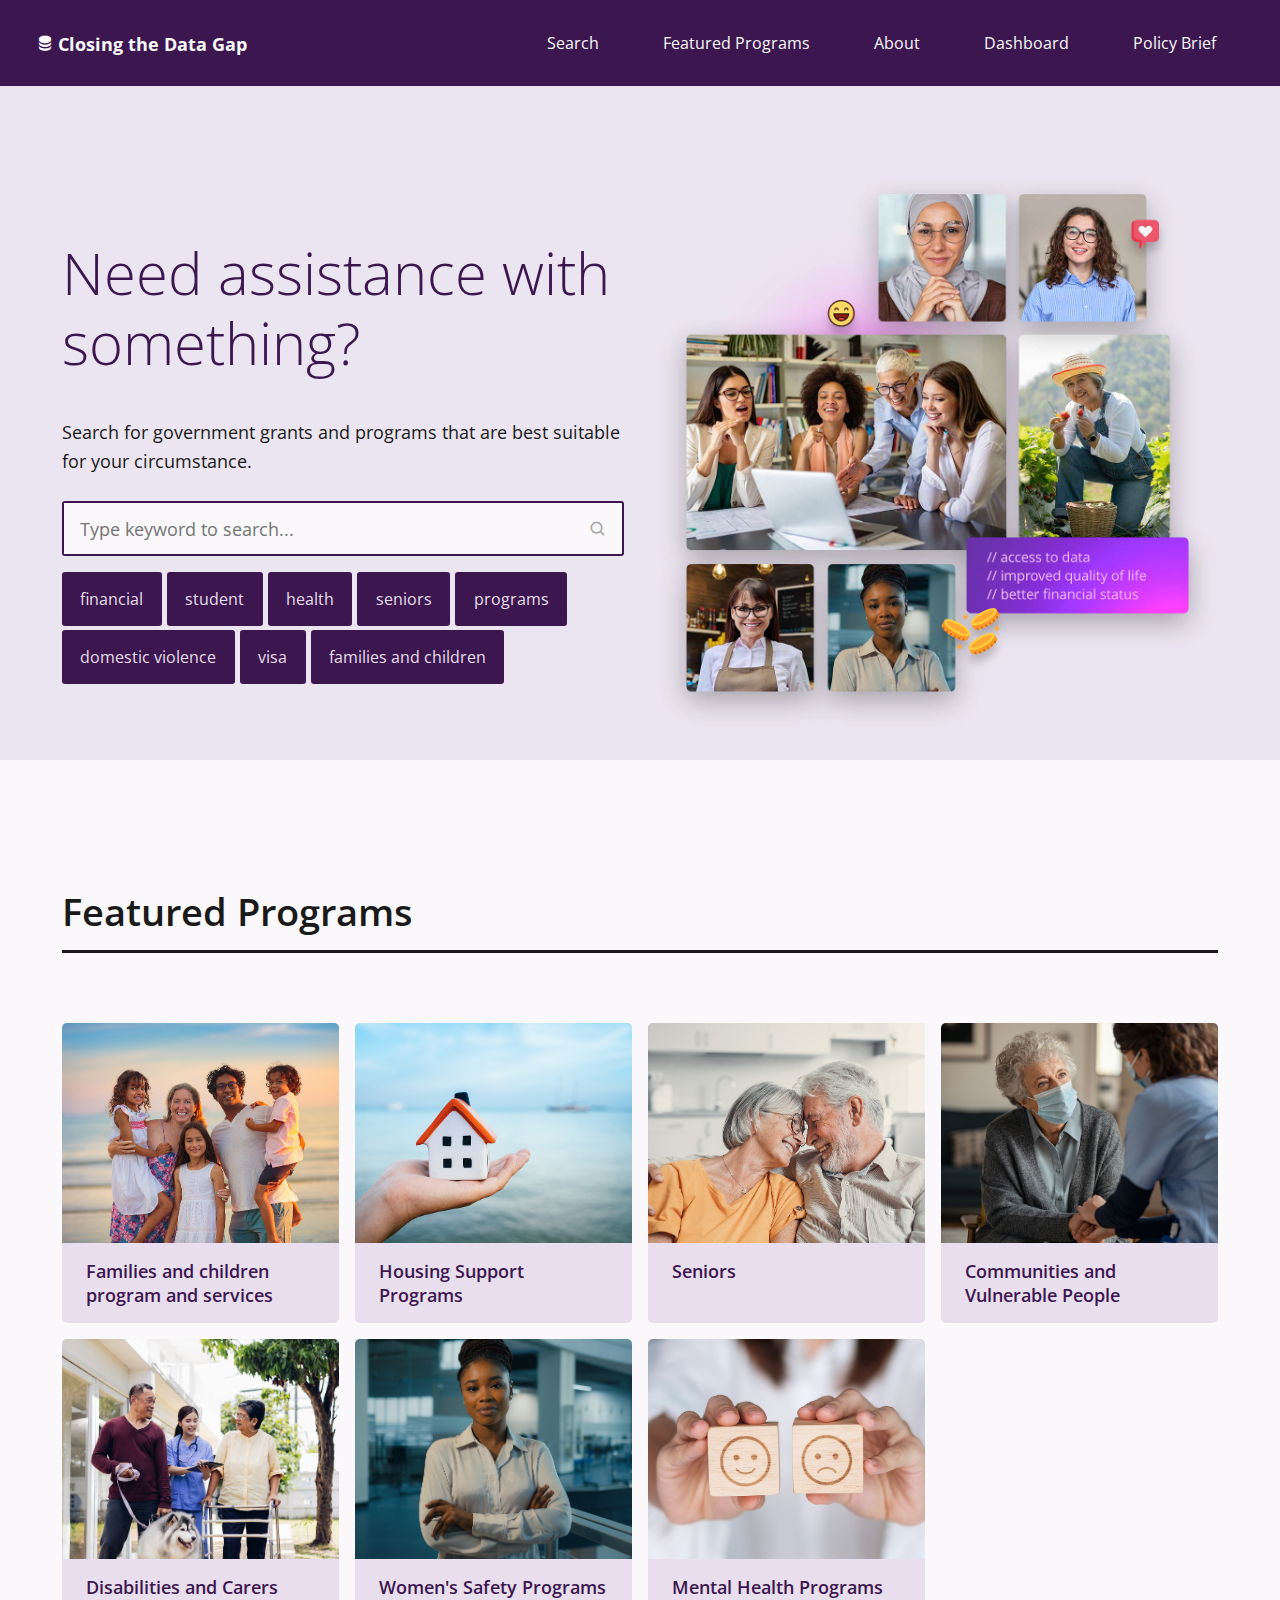
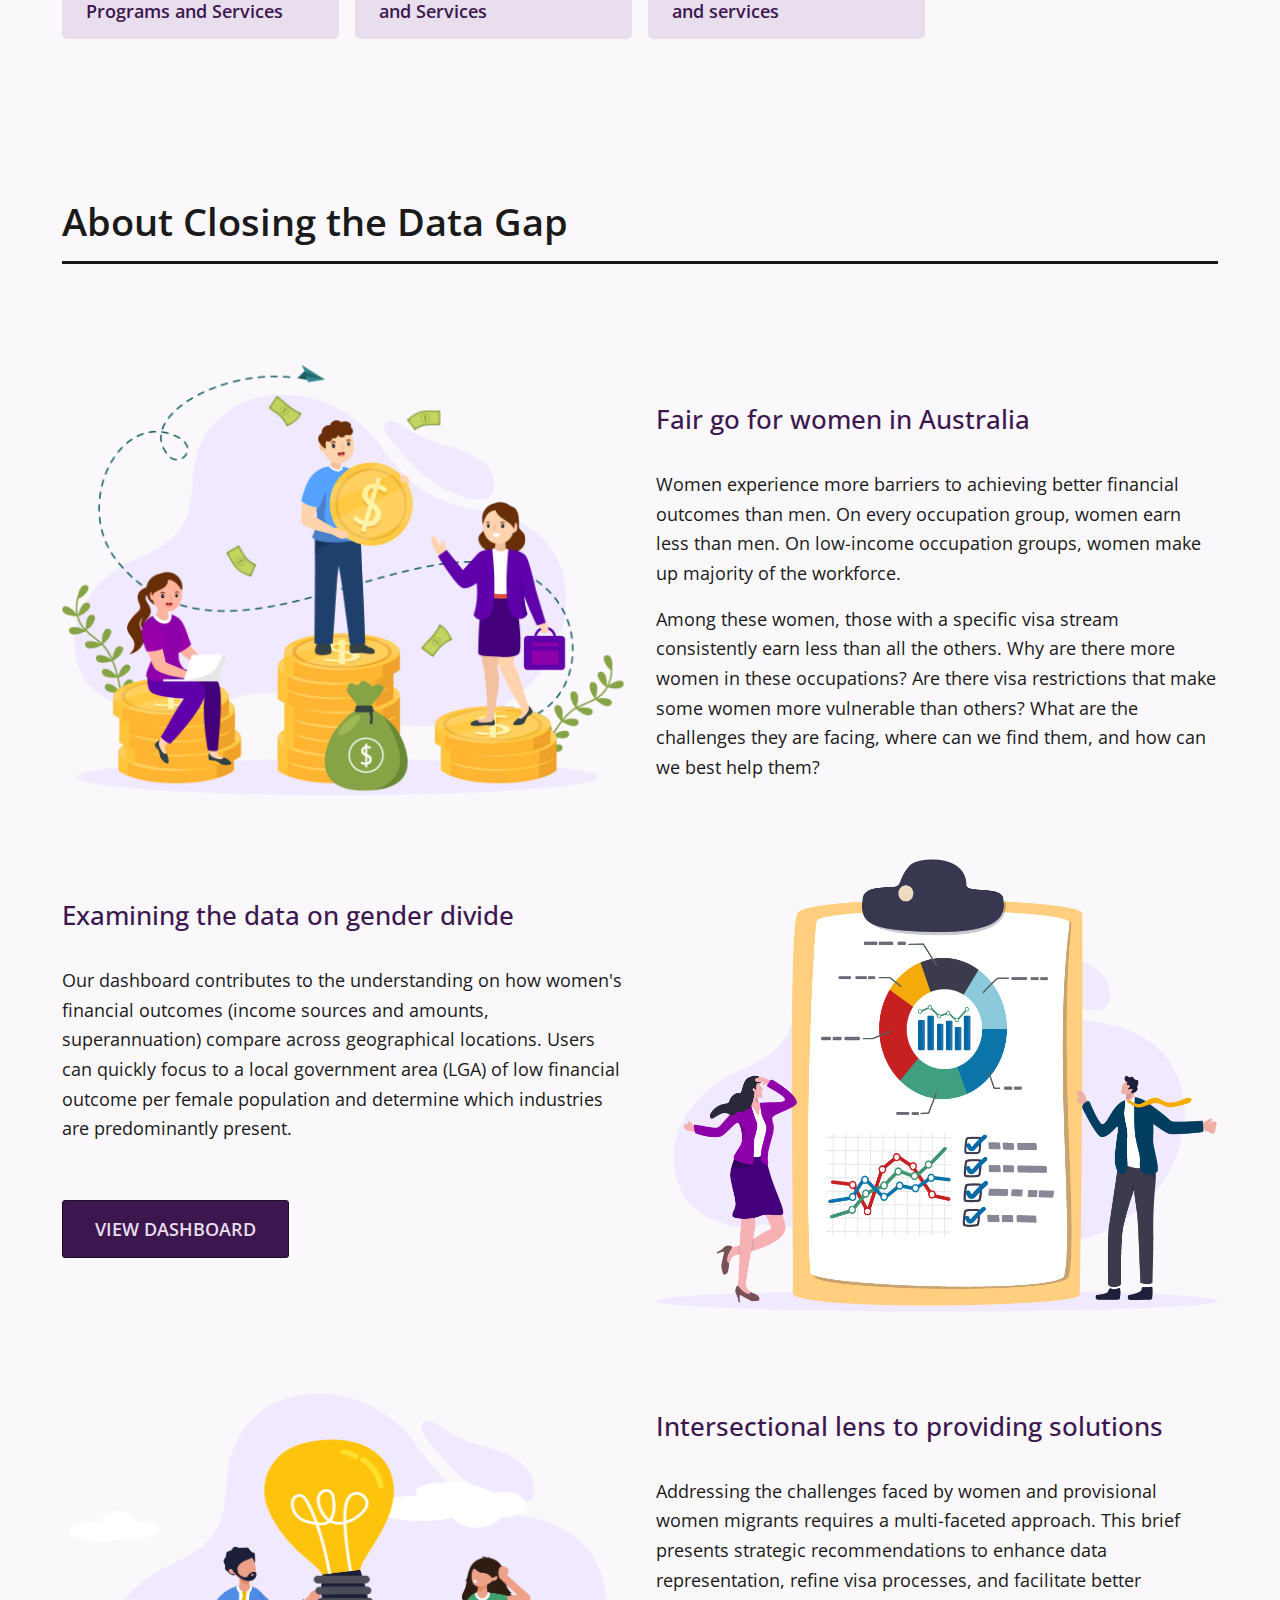
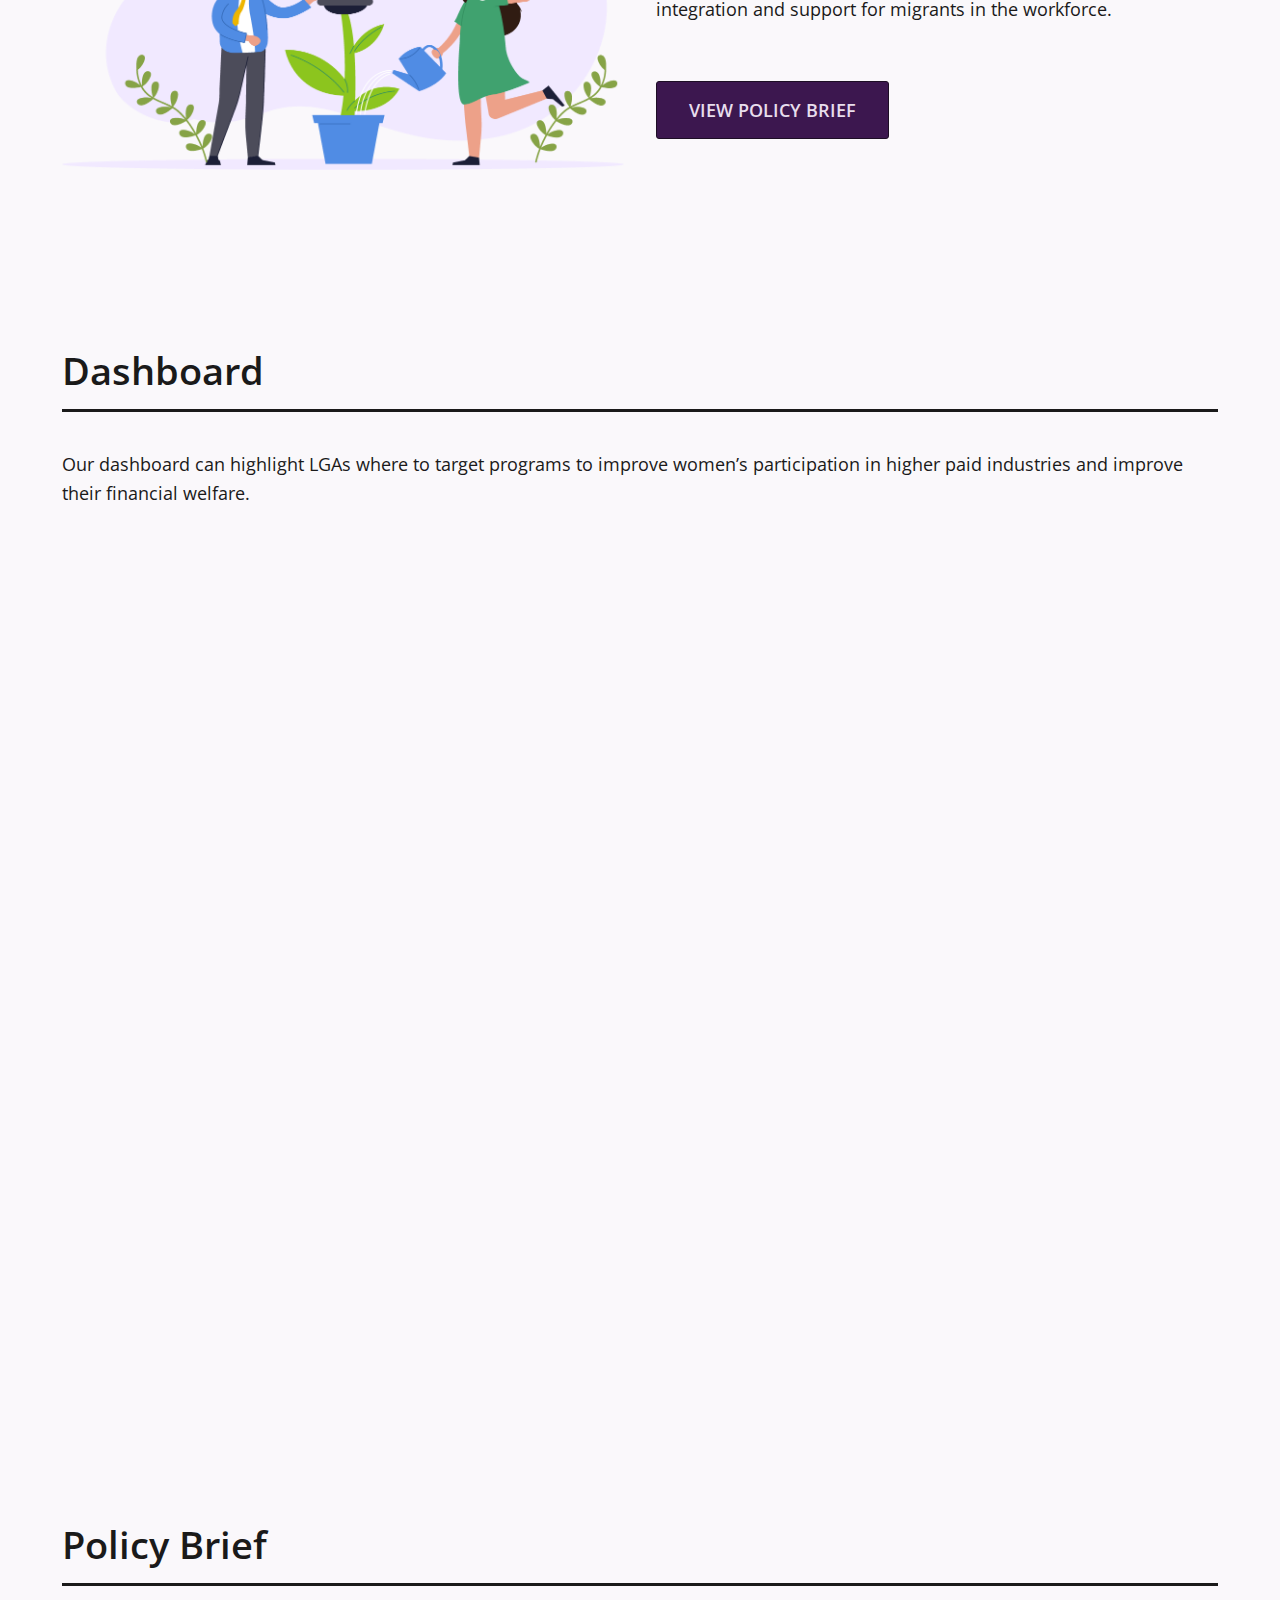
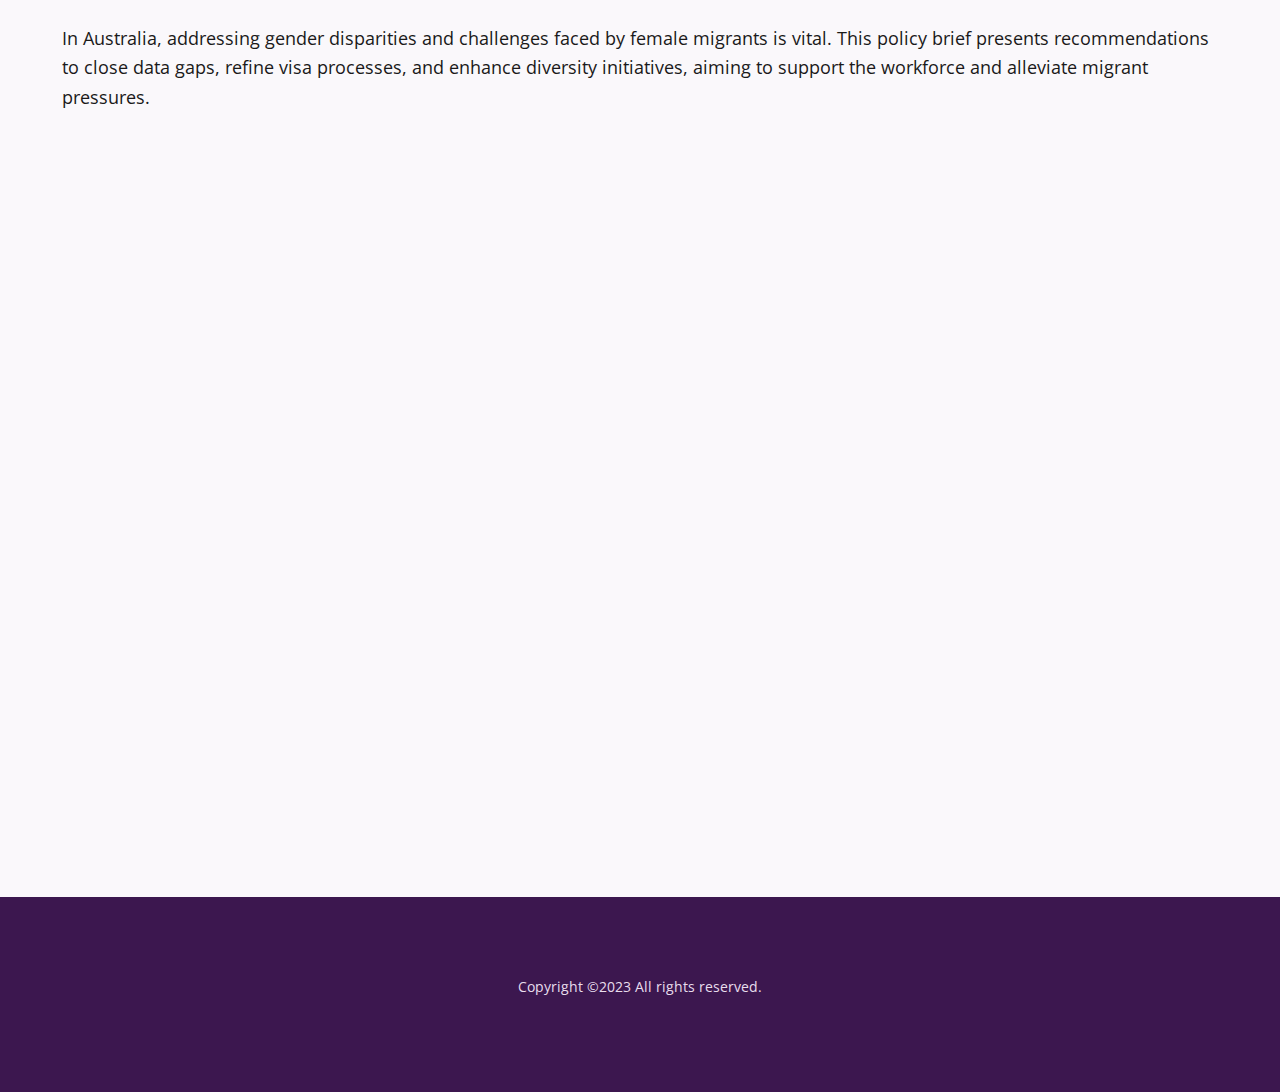
<file: index.html>
<!DOCTYPE html>
<html lang="en">
<head>
    <meta charset="UTF-8">
    <meta name="viewport" content="width=device-width, initial-scale=1.0">
    <title>Closing the Data Gap</title>

    <!-- Load CSS files -->
    <link rel="stylesheet" href="style.css">
    <link rel="stylesheet" href="reset.css">
    <link rel="stylesheet" href="theme.css">

    <!-- Load BoxIcons -->
    <link href='https://unpkg.com/boxicons@2.1.4/css/boxicons.min.css' rel='stylesheet'>
    
     <!-- Load JS files -->
     <script src="script.js" type="module" defer></script>

</head>
<body>

    <section id="nav">
        <div class="logo-text"><i class='bx bxs-data'></i>Closing the Data Gap</div>
        <div class="menu-container">
            <div class="menu-toggle"><i class='bx bx-menu'></i></div>
            <ul class="menu-items">
                <li><a href="#header">Search</a></li>
                <li><a href="#featured">Featured Programs</a></li>
                <li><a href="#about">About</a></li>
                <li><a href="#dashboard">Dashboard</a></li>
                <li><a href="#policy">Policy Brief</a></li>
            </ul>
        </div>
    </section>

    <section id="header">
        <div class="row">
            <div class="container boxed">
                <div class="description">
                    <h1>Need assistance with something?</h1>
                    <p>Search for government grants and programs that are best suitable for your circumstance.</p>
                    <div class="searchbox">
                        <input type="text" id="search-input" placeholder="Type keyword to search...">
                        <i class="bx bx-search"></i>
                    </div>
                    <div id="quick-search">
                        <button>financial</button>
                        <button>student</button>
                        <button>health</button>
                        <button>seniors</button>
                        <button>programs</button>
                        <button>domestic violence</button>
                        <button>visa</button>
                        <button>families and children</button>
                    </div>
                </div>
                <div class="artwork">
                    <img src="images/splash-01.jpg" alt="">
                </div>
            </div>
            
        </div>
    </section>

    <section id="search">
        <div class="row">
            <div class="container boxed column">
                <div class="section-title">
                    <h2>Found <span id="results-count"></span> results for "<span id="search-phrase"></span>"</h2>
                </div>
                <ul id="search-results">
                    <li>No results</li>
                </ul>
            </div>
        </div>
    </section>

    <section id="featured">
        <div class="row">
            <div class="container boxed column">
                <div class="section-title">
                    <h2>Featured Programs</h2>
                </div>
                <div class="cards-container">
                    <div class="card">
                        <img src="images/bigstock-Family-Walking-On-Tropical-Bea-477974915.jpg" alt="">
                        <div class="title"><a href="https://www.dss.gov.au/families-and-children/programs-services" target="_blank">Families and children program and services</a></div>
                    </div>
                    <div class="card">
                        <img src="images/bigstock-Mortgage-Calculator-Or-Real-Es-466721069.jpg" alt="">
                        <div class="title"><a href="https://www.dss.gov.au/our-responsibilities/housing-support/programs-services" target="_blank">Housing Support Programs</a></div>
                    </div>
                    <div class="card">
                        <img src="images/bigstock-Happy-Laughing-Older-Married-C-473775961(1).jpg" alt="">
                        <div class="title"><a href="https://www.dss.gov.au/seniors/programs-services" target="_blank">Seniors</a></div>
                    </div>
                    <div class="card">
                        <img src="images/bigstock-Elderly-woman-talking-with-a-d-394609574.jpg" alt="">
                        <div class="title"><a href="" target="_blank">Communities and Vulnerable People</a></div>
                    </div>
                    <div class="card">
                        <img src="images/bigstock-Caregiver-Nurse-Take-Care-A-Se-478354681.jpg" alt="">
                        <div class="title"><a href="" target="_blank">Disabilities and Carers Programs and Services</a></div>
                    </div>
                    <div class="card">
                        <img src="images/bigstock-African-American-Ethnic-Millen-473768439.jpg" alt="">
                        <div class="title"><a href="" target="_blank">Women's Safety Programs and Services</a></div>
                    </div>
                    <div class="card">
                        <img src="images/bigstock-Woman-Holding-Smile-And-Angry--464810759.jpg" alt="">
                        <div class="title"><a href="" target="_blank">Mental Health Programs and services</a></div>
                    </div>
                    <!-- <div class="card">
                        <img src="images/bigstock-Caregiver-Nurse-Take-Care-A-Se-478354681.jpg" alt="">
                        <div class="title">Communities and Vulnerable People </div>
                    </div> -->
                </div>
            </div>
        </div>
    </section>

    <section id="about">
        <div class="row">
            <div class="container boxed column">
                <div class="section-title">
                    <h2>About Closing the Data Gap</h2>
                </div>
            </div>
            <div class="container boxed">
                <div class="description">
                    <h3>Fair go for women in Australia</h3>
                    <p>Women experience more barriers to achieving better financial outcomes than men. On every occupation group, women earn less than men. On low-income occupation groups, women make up majority of the workforce.</p>
                    <p>Among these women, those with a specific visa stream consistently earn less than all the others. Why are there more women in these occupations? Are there visa restrictions that make some women more vulnerable than others? What are the challenges they are facing, where can we find them, and how can we best help them?</p>
                    <!-- <a href="#" class="btn primary">Learn more</a> -->
                </div>
        
                <div class="artwork">
                    <img src="images/pay-gap-01.png" alt="">
                </div>
            </div>
            <div class="container boxed">
                <div class="description">
                    <h3>Examining the data on gender divide</h3>
                    <p>Our dashboard contributes to the understanding on how women's financial outcomes (income sources and amounts, superannuation) compare across geographical locations. Users can quickly focus to a local government area (LGA) of low financial outcome per female population and determine which industries are predominantly present.</p>
                    <a href="#dashboard" class="btn primary">View Dashboard</a>
                </div>
        
                <div class="artwork">
                    <img src="images/data-gap-01.png" alt="">
                </div>
            </div>
            <div class="container boxed">
                <div class="description">
                    <h3>Intersectional lens to providing solutions</h3>
                    <p>Addressing the challenges faced by women and provisional women migrants requires a multi-faceted approach. This brief presents strategic recommendations to enhance data representation, refine visa processes, and facilitate better integration and support for migrants in the workforce.</p>
                    <a href="#dashboard" class="btn primary">View Policy Brief</a>
                </div>
        
                <div class="artwork">
                    <img src="images/solutions-01.png" alt="">
                </div>
            </div>
        </div>
    </section>

    <section id="dashboard">
        <div class="row">
            <div class="container boxed column">
                <div class="section-title">
                    <h2>Dashboard</h2>
                    <p>Our dashboard can highlight LGAs where to target programs to improve women’s participation in higher paid industries and improve their financial welfare.</p>
                </div>
            </div>
            <div class="container boxed">
                <iframe title="Report Section" width="100%" height="780px" src="https://app.powerbi.com/view?r=eyJrIjoiMDAyNTkzMDUtOWEyOS00MzE1LWI2YTEtMTlkNTQxMTZiMjU5IiwidCI6ImJkMDNhNzM1LTJhYTMtNGNjYS05NzIyLTJhZTQ5MjlhYjNlYyIsImMiOjEwfQ%3D%3D" frameborder="0" allowFullScreen="true"></iframe>
            </div>
        </div>
    </section>

    <section id="policy">
        <div class="row">
            <div class="container boxed column">
                <div class="section-title">
                    <h2>Policy Brief</h2>
                    <p>In Australia, addressing gender disparities and challenges faced by female migrants is vital. This policy brief presents recommendations to close data gaps, refine visa processes, and enhance diversity initiatives, aiming to support the workforce and alleviate migrant pressures.</p>
                </div>
            </div>
            <div class="container boxed">
                <iframe loading="lazy" style="position: relative; width: 100%; height: 600px; max-height: 80vh; border: none; padding: 0; margin: 0; overflow: hidden;"
      src="https:&#x2F;&#x2F;www.canva.com&#x2F;design&#x2F;DAFsCOq4vPw&#x2F;view?embed" allowfullscreen="allowfullscreen" allow="fullscreen">
    </iframe>
            </div>
        </div>
    </section>

    <footer>
        <div class="row">
            <div class="container boxed">
                Copyright ©2023 All rights reserved.
            </div>
        </div>
    </footer>
    
</body>
</html>
</file>
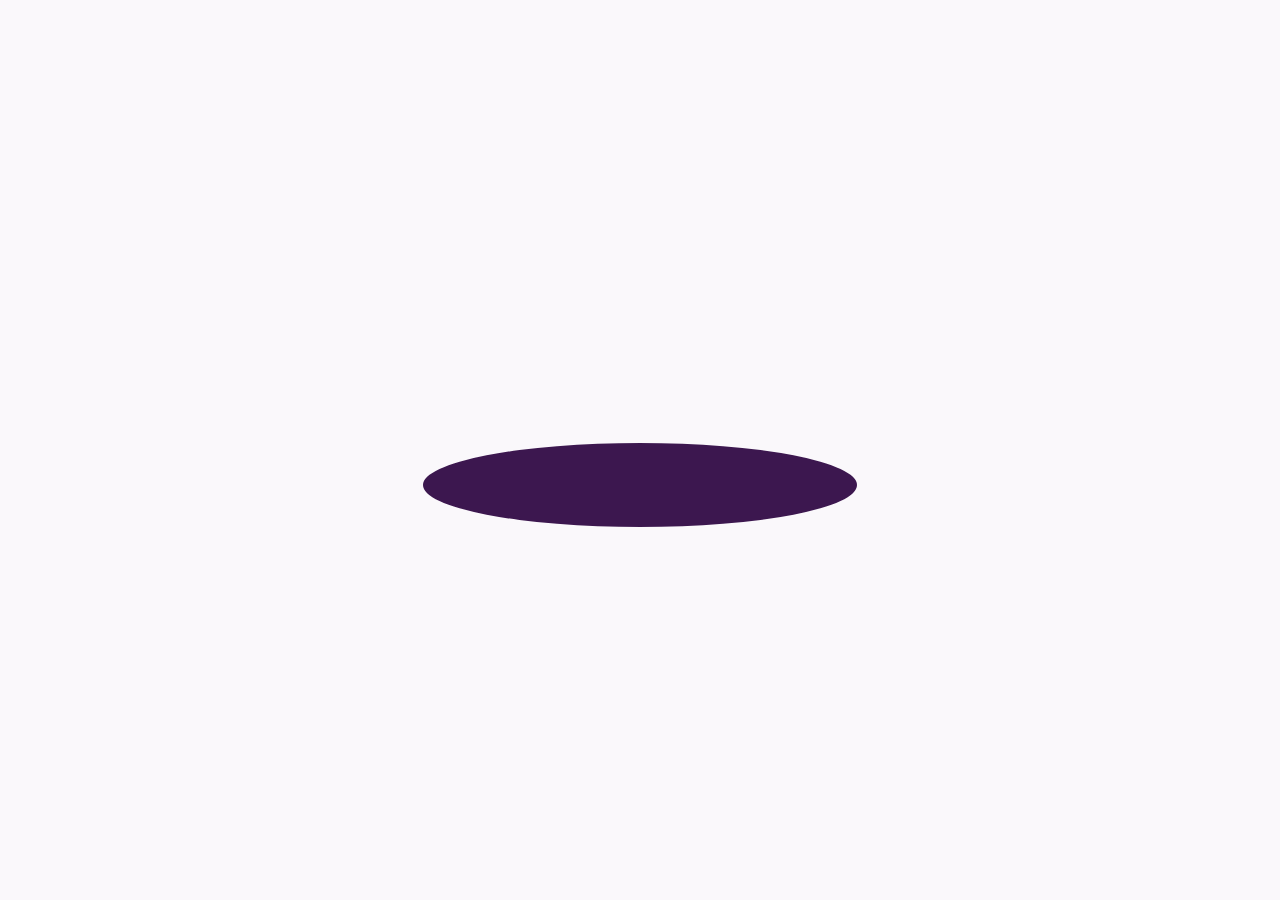
<file: logo.html>
<!DOCTYPE html>
<html lang="en">
<head>
    <meta charset="UTF-8">
    <meta name="viewport" content="width=device-width, initial-scale=1.0">
    <title>Closing the Data Gap</title>

    <!-- Load CSS files -->
    <link rel="stylesheet" href="style.css">
    <link rel="stylesheet" href="reset.css">
    <link rel="stylesheet" href="theme.css">
    <link rel="stylesheet" href="animated-logo.css">

    <!-- Load BoxIcons -->
    <link href='https://unpkg.com/boxicons@2.1.4/css/boxicons.min.css' rel='stylesheet'>
    
    <!-- Load JS files -->
    <script src="script.js" defer></script>

</head>
<body class="full">

    <!-- Animated logo -->
    <div id="main-logo">
        <div class="disk disk-1"></div>
        <p>Closing the Data Gap</p>
        <div class="disk disk-2"></div>
        <div class="disk disk-3"></div>
        <div class="disk disk-4"></div>
    </div>
    
</body>
</html>
</file>
<file: style.css>
/* Navigation */

#nav {
    display: flex;
    align-items: center;
    justify-content: space-between;
    background-color: var(--clr-primary);
    color: var(--clr-primary-white);
    padding: 0 2rem;
    position: relative;
}

#nav .logo-text .bx {
    padding: .25rem;
}

#nav .logo-text {
    font-weight: 700;
}

.menu-container {
    display: flex;
    align-items: center;
    justify-content: space-between;
}

.menu-toggle {
    display: none;
    cursor: pointer;
}

ul.menu-items {
    display: flex;
    align-items: center;
    justify-content: space-between;
    font-size: 1rem;
}

ul.menu-items li {
    list-style-type: none;
    padding: 2rem 2rem;
}

ul.menu-items li:hover, ul.menu-items li:active {
    background-color: var(--clr-primary-accent);
  }

ul.menu-items a {
    color: var(--clr-primary-white);
}

@media (max-width: 768px) {
    #nav {
        padding-right: 1rem;
    }
    .menu-toggle {
        display: flex;
        font-size: 1.5rem;
        padding: 1rem;
    }

    .menu-toggle:hover {
        background-color: var(--clr-primary-accent);
    }

    .menu-container.active ul.menu-items {
        display: flex;
        right: 0;
    }

    ul.menu-items {
        display: none;
        position: absolute;
        top: 3.5rem;
        right: -400px;
        flex-direction: column;
        background-color: var(--clr-primary);
        justify-content: start;
        align-items: flex-end;
        padding: 1rem 0 2rem;
        transition: all 0.25s ease;

    }

    ul.menu-items li {
        list-style-type: none;
        padding: 1rem 2.5rem 1rem 4rem;
        width: 100%;
        text-align: right;
    }
}

/* Header */

#header {
    width: 100%;
    background-color: #ebe5f1;
}

.row {
    padding: 3rem 0 0;
}

.container {
    display: flex;
    justify-content: center;
    align-items: center;
    gap: 2rem;
    width: 100%;
    padding: 2rem;
}

.boxed {
    max-width: 1220px;
    margin: 0 auto;
}

.column {
    flex-direction: column;
}

.description {
    max-width: 700px;
    display: flex;
    flex-direction: column;
    width: 100%;
}

.artwork {
    width: 100%;
}

#header h1 {
    font-size: 3.65rem;
    font-weight: 300;
    margin: 2rem 0;
}

.btn {
    font-weight: 600;
    text-transform: uppercase;
    padding: 1rem 2rem;
    margin: 3rem 0;
    width: fit-content;
    border: 1px solid var(--clr-primary-dark);
    background-color: var(--clr-primary);
    color: var(--clr-primary-light);
    border-radius: 3px;
    transition: all 0.25s ease-in;
}

.btn:hover {
    background-color: var(--clr-primary-accent);
    color: var(--clr-primary-light);
}

@media (max-width: 768px) {
    .row {
        padding: 0 0 2rem;
    }

    #header .container {
        flex-direction: column;
        padding: 1rem 2rem;
    }

    #header .artwork {
        display: none;
    }

    #header h1 {
        margin: 2rem 0 1rem;
        line-height: 2.65rem;
        font-size: 2.45rem;
    }

    .btn {
        margin-top: 2rem;
    }
}

/* Search */

.searchbox {
    border: 2px solid var(--clr-primary);
    border-radius: 3px;
    margin: 1rem 0;
    background-color: var(--clr-primary-white);
    display: flex;
    justify-content: space-between;
    align-items: center;
}

.searchbox input {
    padding: .85rem 1rem;
    border: none;
    flex: 1;
    background-color: var(--clr-primary-white);
}

.searchbox i.bx { 
    width: 3rem;
    text-align: center;
    color: var(--clr-neutral-light);
    cursor: pointer;
    transition: all 0.25s ease;
}

.searchbox i.bx:hover {
    color: var(--clr-primary);
} 

#quick-search button {
    border: none;
    background-color: var(--clr-primary);
    color: var(--clr-primary-light);
    padding: 1rem 1.15rem;
    margin-bottom: .25rem;
    font-size: 1rem;
    cursor: pointer;
    border-radius: 3px;
}

#quick-search button:hover {
    background-color: var(--clr-primary-accent);
}

#search {
    display: none;
}

#search-results {
    width: 100%;
}

ul#search-results {
    padding-left: 0;
}

#search-results li {
    padding: 1.35rem;
    padding-left: 2rem;
    border-bottom: 1px dotted var(--clr-neutral-light);
    list-style-type: none;
    font-weight: 600;
}

#search-results li:nth-child(2n+1) {
    background-color: var(--clr-primary-light);
}

.bx.bx-check {
    color: var(--clr-success);
    margin-right: .75rem;
    font-size: 1.3rem;
}


/* Featured Programs */

.cards-container {
    display: grid;
    grid-template-columns: repeat(4,auto 1fr);
}

.cards-container {
    display: grid;
    grid-template-columns: repeat(4, 1fr);
    gap: 1rem;
}

.card {
    background-color: var(--clr-primary-light);
    border-radius: 5px;
}

.card .title {
    font-weight: 600;
    padding: 1rem 1.5rem;
}

.cards-container img {
    border-radius: 5px 5px 0 0;
    min-height: 220px;
    object-fit: cover;
}

@media (max-width: 768px) {
    .cards-container {
        display: flex;
        flex-direction: column;
    }
}


/* Content Section */

.section-title {
    width: 100%;
    text-align: left;
}

.section-title h2 {
    font-size: 2.35rem;
    font-weight: 600;
    border-bottom: 3px solid;
    padding-bottom: 1rem;
}

#about .container:nth-child(2n) {
    flex-direction: row-reverse;
}

h3 {
    font-size: 1.65rem;
    color: var(--clr-primary);
}

@media (max-width: 768px) {
    #about .container {
        flex-direction: column-reverse;
        padding: 1rem 2rem;
    }

    .section-title h2 {
        font-size: 1.35rem;
    }
    
    #about .container:nth-child(2n) {
        flex-direction: column-reverse;
    }

    .btn {
        margin-top: 2rem;
    }
}

/* Footer */

footer {
    background-color: var(--clr-primary);
    color: var(--clr-primary-light);
    margin-top: 5rem;
    padding: 0rem 0 4rem;
    font-size: .85rem;
}

.hide {
    display: none !important;
}
</file>
<file: theme.css>
/* Project Fonts */

@import url('https://fonts.googleapis.com/css2?family=Open+Sans:ital,wght@0,300;0,400;0,500;0,600;0,700;0,800;1,300;1,400;1,500;1,600;1,700;1,800&display=swap');

body {
    font-family: "Open Sans", sans-serif;
    font-size: 18px;
    font-weight: 400;
}

h1, h2, h3, h4, h5, h6 {
    font-family: "Open Sans", sans-serif;
    font-weight: 500;
}

@media (max-width: 900px) {
    body {
        font-size: 16px;
    }
}

/* Colors  */

:root {
    color: var(--clr-neutral-black);
    background-color: var(--clr-primary-white);
    --theme-hue: 280; /* 0 to 360 */
    --theme-hue-secondary: calc(360 + 290 - var(--theme-hue));

    --clr-primary: hsl(var(--theme-hue), 55%, 20%);
    --clr-primary-accent: hsl(var(--theme-hue), 70%, 40%);
    --clr-primary-light: hsl(var(--theme-hue), 30%, 90%);
    --clr-primary-white: hsl(var(--theme-hue), 30%, 98%);
    --clr-primary-dark: hsl(var(--theme-hue), 45%, 10%);
    
    --clr-secondary: hsl(var(--theme-hue-secondary), 85%, 50%);
    --clr-secondary-light: hsl(var(--theme-hue-secondary), 85%, 92%);
    --clr-secondary-dark: hsl(var(--theme-hue-secondary), 85%, 10%);

    --clr-neutral: hsl(0, 0%, 45%);
    --clr-neutral-light: hsl(0, 0%, 65%);
    --clr-neutral-lighter: hsl(0, 0%, 95%);
    --clr-neutral-lightest: hsl(0, 0%, 100%);
    --clr-neutral-dark: hsl(0, 0%, 30%);
    --clr-neutral-black: hsl(0, 0%, 10%);
    --clr-neutral-white: hsl(0, 100%, 100%);

    --clr-transparent: transparent;
    --clr-shadow: 1px 10px 15px -10px rgba(0,0,0,0.15);
    --border-radius: 5px;
    --border-radius-min: 5px;

    --clr-info: hsl(220, 90%, 40%);
    --clr-info-light: hsl(220, 90%, 90%);
    --clr-success: hsl(140, 90%, 40%);
    --clr-success-light: hsl(140, 90%, 96%);
    --clr-warning: hsl(35, 90%, 50%);
    --clr-warning-light: hsl(35, 90%, 90%);
    --clr-danger: hsl(0, 90%, 40%);
    --clr-danger-light: hsl(0, 90%, 90%);
}

.dark-mode {
    color: var(--clr-neutral-lightest);
    background-color: var(--clr-secondary-dark);

    --clr-primary: hsl(var(--theme-hue), 85%, 30%);
    --clr-primary-accent: hsl(var(--theme-hue), 85%, 50%);
    --clr-primary-light: hsl(var(--theme-hue), 85%, 95%);
    --clr-primary-white: hsl(var(--theme-hue), 85%, 95%);
    --clr-primary-dark: hsl(var(--theme-hue), 45%, 10%);

    --clr-secondary: hsl(var(--theme-hue-secondary), 85%, 50%);
    --clr-secondary-light: hsl(var(--theme-hue-secondary), 85%, 90%);
    --clr-secondary-dark: hsl(var(--theme-hue-secondary), 15%, 20%);

    --clr-transparent: transparent;
    --clr-shadow: 1px 10px 25px -10px rgba(0, 0, 0, 0.2);

    --clr-neutral: hsl(0, 0%, 45%);
    --clr-neutral-light: hsl(0, 0%, 65%);
    --clr-neutral-lighter: hsl(0, 0%, 75%);
    --clr-neutral-lightest: hsl(0, 0%, 97%);
    --clr-neutral-dark: hsl(0, 0%, 30%);
    --clr-neutral-black: hsl(0, 0%, 10%);
    --clr-neutral-white: hsl(0, 100%, 100%);
}

.dark-mode h1 {
    color: var(--clr-primary-light);
}

h1 {
    color: var(--clr-primary);
}

a {
    color: var(--clr-primary);
    text-decoration: none;
}

a:hover {
    color: var(--clr-secondary);
}

a.reverse {
    color: var(--clr-primary-light);
    text-decoration: none;
}
</file>
<file: animated-logo.css>
/* Animated logo */

.full {
    width: 100%;
    height: 100vh;
    display: block;
    position: relative;
}

#main-logo {
    display: flex;
    flex-direction: column;
    justify-content: center;
    width: 450px;
    position: absolute;
    top: 50%;
    transform: translateY(-150%);
    left: 50%;
    transform: translateX(-50%);
}

#main-logo p {
    text-transform: uppercase;
    font-weight: 600;
    letter-spacing: 2px;
    text-align: center;
    color: var(--clr-primary-accent);
    padding: 1rem 0 .5rem;
    animation: text 6s infinite;
}

@keyframes text {
    0% {
        top: 0rem;
        color: var(--clr-primary);
    }
    50% {
        top: -.75rem;
        color: var(--clr-primary-dark);
    }
    100% {
        top: 0rem;
        color: var(--clr-primary);
    }
}

#main-logo .disk {
    background-color: var(--clr-primary);
    border-radius: 50%;
    width: 100%;
    height: 100px;
    border: 8px solid var(--clr-primary-white);
    position: absolute;
}

#main-logo .disk-1 {
    z-index: 10;
    animation: disk1 10s infinite;
}

@keyframes disk1 {
    0% {
        top: -5rem;
    }
    50% {
        top: -6rem;
    }
    100% {
        top: -5rem;
    }
}

#main-logo .disk-2 {
    z-index: 8;
    animation: disk2 10s infinite;
}

@keyframes disk2 {
    0% {
        top: 3.5rem;
    }
    50% {
        top: 4rem;
    }
    100% {
        top: 3.5rem;
    }
}

#main-logo .disk-3 {
    z-index: 6;
    animation: disk3 10s infinite;
}

@keyframes disk3 {
    0% {
        top: 6rem;
    }
    50% {
        top: 7.5rem;
    }
    100% {
        top: 6rem;
    }
}

#main-logo .disk-4 {
    z-index: 4;
    animation: disk4 10s infinite;
}

@keyframes disk4 {
    0% {
        top: 9rem;
    }
    50% {
        top: 11rem;
    }
    100% {
        top: 9rem;
    }
}
</file>
